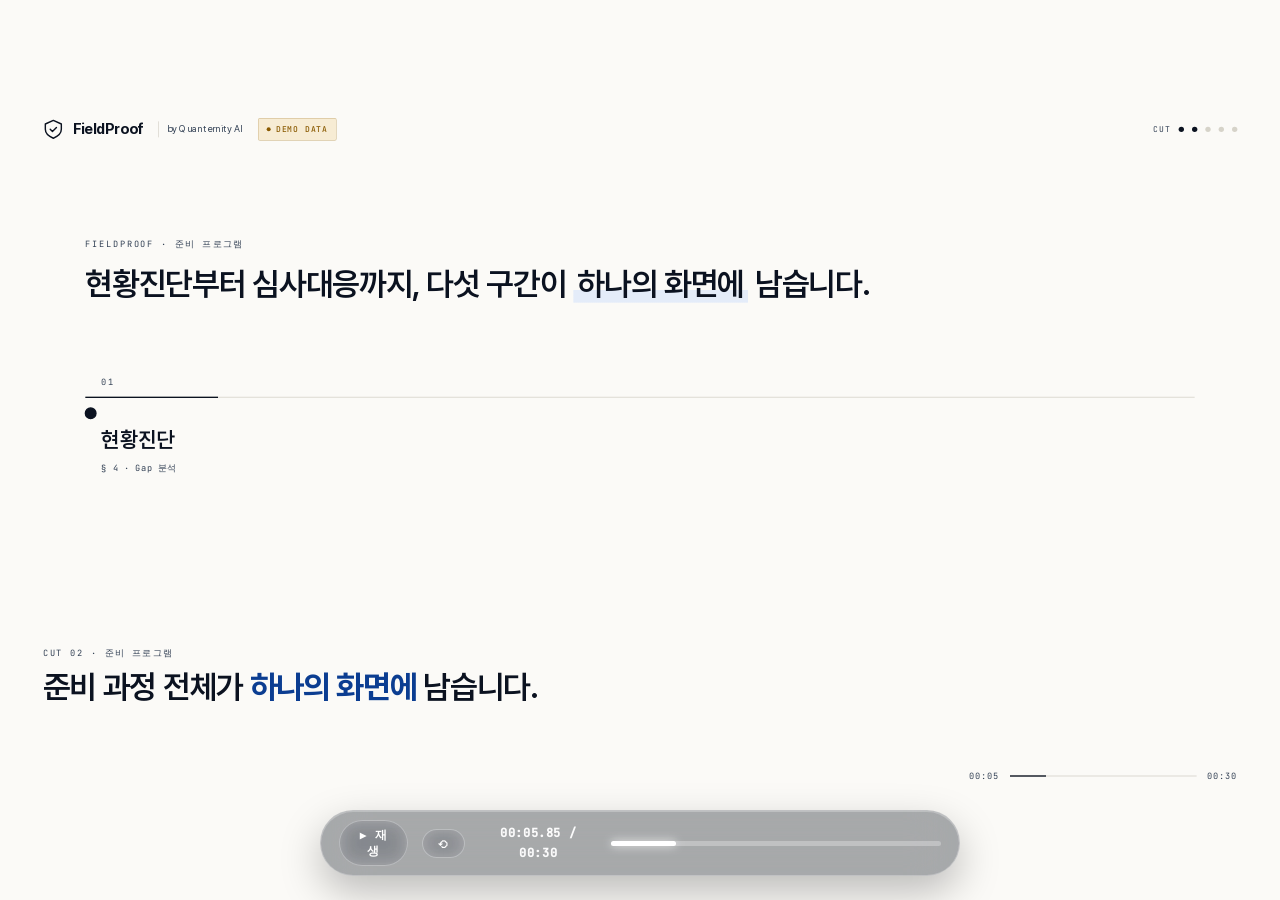
<file: fieldproof-demo/index.html>
<!doctype html>
<html lang="ko">
<head>
<meta charset="UTF-8"/>
<meta name="viewport" content="width=1920, height=1080"/>
<title>FieldProof — 30초 데모</title>
<link rel="stylesheet" href="assets/colors_and_type.css"/>
<style>
  * { box-sizing: border-box; }
  html, body {
    margin: 0; padding: 0;
    width: 100%; height: 100%;
    background: var(--gray-25);
    overflow: hidden;
    font-family: var(--font-sans);
    color: var(--ink-950);
  }

  /* ===== STAGE — 1920×1080 letterboxed ===== */
  #wrap {
    position: fixed; inset: 0;
    background: var(--gray-25);
    overflow: hidden;
  }
  #stage {
    position: absolute;
    top: 50%; left: 50%;
    width: 1920px; height: 1080px;
    transform-origin: center center;
    background: var(--gray-25);
    overflow: hidden;
  }

  /* ===== PERSISTENT HUD ===== */
  .hud {
    position: absolute;
    top: 40px; left: 64px; right: 64px;
    display: none !important;
    align-items: center; gap: 24px;
    z-index: 30;
  }
  .hud.on { display: flex !important; }
  .hud .brand {
    display: flex; align-items: center; gap: 14px;
  }
  .hud .brand svg { width: 32px; height: 32px; color: var(--ink-950); }
  .hud .brand .name {
    font-size: 22px; font-weight: 700; letter-spacing: -0.01em;
    color: var(--ink-950);
  }
  .hud .brand .by {
    font-size: 14px; color: var(--fg-3); font-weight: 400;
    padding-left: 12px; margin-left: 8px;
    border-left: 1px solid var(--border-line);
  }
  .hud .demo {
    display: inline-flex; align-items: center; gap: 8px;
    padding: 6px 12px;
    background: var(--status-warn-bg);
    color: var(--status-warn);
    border: 1px solid rgba(138, 90, 0, 0.28);
    font-family: var(--font-mono);
    font-size: 12px; font-weight: 500;
    letter-spacing: 0.14em;
    border-radius: 3px;
  }
  .hud .demo .dot {
    width: 6px; height: 6px; border-radius: 50%;
    background: var(--status-warn);
    animation: blink 1600ms infinite;
  }
  @keyframes blink { 0%,60%{opacity:1} 80%{opacity:0.25} 100%{opacity:1} }
  .hud .cuts {
    margin-left: auto;
    display: flex; align-items: center; gap: 12px;
    font-family: var(--font-mono);
    font-size: 12px;
    color: var(--fg-3);
    letter-spacing: 0.14em;
  }
  .hud .cuts .cd {
    width: 8px; height: 8px; border-radius: 50%;
    background: var(--gray-200);
    transition: background 200ms;
  }
  .hud .cuts .cd.on { background: var(--ink-950); }

  /* ===== SCENE BASE — display switch, not opacity ===== */
  .scene {
    position: absolute; inset: 0;
    display: none !important;
  }
  .scene.on { display: block !important; }

  /* ===== CAPTION (bottom bar) ===== */
  .cap {
    position: absolute;
    left: 64px; right: 64px;
    bottom: 88px;
    z-index: 25;
    pointer-events: none;
  }
  .cap[data-safe="cut3"] { left: 850px; }
  /* Cut 4: on-screen heading itself carries the message ("남은 것..."),
     so hide the caption to avoid overlap with the SOP-12 row. */
  .cap[data-safe="cut4"] { display: none; }
  .cap .eyebrow {
    font-family: var(--font-mono);
    font-size: 13px;
    color: var(--fg-3);
    letter-spacing: 0.18em;
    text-transform: uppercase;
    margin-bottom: 12px;
    min-height: 20px;
  }
  .cap .line {
    font-size: 48px;
    font-weight: 600;
    color: var(--ink-950);
    letter-spacing: -0.02em;
    line-height: 1.15;
    min-height: 56px;
  }
  .cap .line strong {
    font-weight: 700;
    color: var(--signal-700);
  }
  .cap .line + .line { margin-top: 12px; }

  /* ===== TIMER ===== */
  .timer {
    position: absolute;
    right: 64px; bottom: 40px;
    z-index: 20;
    font-family: var(--font-mono);
    font-size: 13px;
    color: var(--fg-3);
    letter-spacing: 0.08em;
    display: flex; align-items: center; gap: 16px;
  }
  .timer .bar {
    width: 280px; height: 2px; background: var(--gray-150);
    position: relative;
  }
  .timer .bar .fill {
    position: absolute; left: 0; top: 0; bottom: 0; width: 0%;
    background: var(--ink-950);
  }

  /* ===== CONTROLS (Glassmorphism & Max Transparency) ===== */
  #ctrls {
    position: fixed;
    bottom: 24px; left: 50%; transform: translateX(-50%);
    z-index: 100;
    display: flex; align-items: center; gap: 14px;
    background: rgba(11, 18, 32, 0.35);
    backdrop-filter: blur(24px) saturate(190%);
    -webkit-backdrop-filter: blur(24px) saturate(190%);
    border: 1px solid rgba(255, 255, 255, 0.28);
    box-shadow: 0 16px 40px 0 rgba(0, 0, 0, 0.25), inset 0 1px 0 0 rgba(255, 255, 255, 0.25);
    color: #FFFFFF;
    padding: 9px 18px;
    border-radius: 999px;
    font-family: var(--font-mono);
    font-size: 12px;
    transition: all 0.25s ease;
  }
  #ctrls:hover {
    background: rgba(11, 18, 32, 0.48);
    border-color: rgba(255, 255, 255, 0.45);
    box-shadow: 0 20px 48px 0 rgba(0, 0, 0, 0.35), inset 0 1px 0 0 rgba(255, 255, 255, 0.35);
  }
  #ctrls button {
    background: rgba(255, 255, 255, 0.15);
    border: 1px solid rgba(255, 255, 255, 0.3);
    backdrop-filter: blur(10px);
    -webkit-backdrop-filter: blur(10px);
    color: #FFFFFF; padding: 6px 14px; border-radius: 999px;
    font-family: inherit; font-size: 11.5px; font-weight: 600; cursor: pointer;
    letter-spacing: 0.06em;
    transition: all 0.2s ease;
  }
  #ctrls button:hover {
    background: rgba(255, 255, 255, 0.28);
    border-color: rgba(255, 255, 255, 0.6);
    transform: scale(1.02);
  }
  #ctrls .time {
    font-variant-numeric: tabular-nums;
    min-width: 105px;
    text-align: center;
    font-weight: 600;
    color: rgba(255, 255, 255, 0.95);
    letter-spacing: 0.05em;
  }
  #ctrls .scrub {
    width: 340px; height: 5px;
    background: rgba(255, 255, 255, 0.28);
    position: relative; border-radius: 3px; cursor: pointer;
    transition: height 0.15s ease;
  }
  #ctrls .scrub:hover { height: 7px; }
  #ctrls .scrub .knob {
    position: absolute; top: 0; bottom: 0; left: 0; width: 0%;
    background: #FFFFFF; border-radius: 3px;
    box-shadow: 0 0 10px rgba(255, 255, 255, 0.8);
  }

  /* ==========================================================
     CUT 1 — 견적서 3장
     ========================================================== */
  #cut1 .title-block {
    position: absolute;
    top: 200px; left: 128px;
    max-width: 900px;
  }
  #cut1 .title-block .eyebrow {
    font-family: var(--font-mono);
    font-size: 13px;
    color: var(--fg-3);
    letter-spacing: 0.18em;
    text-transform: uppercase;
    margin-bottom: 16px;
  }
  #cut1 .title-block h1 {
    font-size: 64px;
    font-weight: 600;
    color: var(--ink-950);
    letter-spacing: -0.02em;
    line-height: 1.1;
    margin: 0;
  }
  #cut1 .quotes {
    position: absolute;
    right: 96px;
    top: 200px;
    display: flex; gap: 24px;
    perspective: 1600px;
  }
  #cut1 .qc {
    width: 340px; height: 620px;
    background: var(--bg-surface);
    border: 1px solid var(--border-hair);
    box-shadow: 0 2px 4px rgba(11,18,32,0.04), 0 24px 60px rgba(11,18,32,0.10);
    padding: 32px;
    position: relative;
    transform-origin: center bottom;
    opacity: 0;
    transform: translateY(30px) rotateZ(0deg);
    transition: opacity 380ms cubic-bezier(0.2,0,0,1), transform 380ms cubic-bezier(0.2,0,0,1);
  }
  #cut1 .qc.on { opacity: 1; }
  #cut1 .qc.q1.on { transform: translateY(0) rotateZ(-3deg); }
  #cut1 .qc.q2.on { transform: translateY(-20px) rotateZ(1deg); z-index: 2; }
  #cut1 .qc.q3.on { transform: translateY(0) rotateZ(2.5deg); }
  #cut1 .qc .meta {
    font-family: var(--font-mono);
    font-size: 11px;
    color: var(--fg-3);
    letter-spacing: 0.14em;
    text-transform: uppercase;
    padding-bottom: 14px;
    border-bottom: 1px solid var(--border-hair);
    display: flex; justify-content: space-between;
  }
  #cut1 .qc .qt {
    margin-top: 24px;
    font-size: 24px;
    font-weight: 600;
    color: var(--ink-950);
    letter-spacing: -0.01em;
    line-height: 1.3;
  }
  #cut1 .qc .vd {
    margin-top: 8px;
    font-family: var(--font-mono);
    font-size: 13px;
    color: var(--fg-3);
  }
  #cut1 .qc .lines { margin-top: 28px; }
  #cut1 .qc .ln {
    display: flex; justify-content: space-between;
    padding: 10px 0;
    border-bottom: 1px dashed var(--border-hair);
    font-size: 14px;
    color: var(--fg-2);
  }
  #cut1 .qc .ln .n {
    font-family: var(--font-mono);
    font-size: 12px;
    color: var(--fg-3);
  }
  #cut1 .qc .tot {
    margin-top: 28px;
    padding-top: 20px;
    border-top: 2px solid var(--ink-950);
    display: flex; justify-content: space-between; align-items: baseline;
  }
  #cut1 .qc .tot .l {
    font-family: var(--font-mono);
    font-size: 12px; color: var(--fg-3);
    letter-spacing: 0.12em; text-transform: uppercase;
  }
  #cut1 .qc .tot .a {
    font-family: var(--font-mono);
    font-size: 26px;
    font-weight: 600;
    color: var(--ink-950);
    font-variant-numeric: tabular-nums;
  }
  #cut1 .qc .stamp {
    position: absolute;
    right: 24px; bottom: 20px;
    color: var(--gray-300);
    font-family: var(--font-mono);
    font-size: 10px;
    letter-spacing: 0.18em;
    border: 1.5px solid var(--gray-300);
    padding: 4px 10px;
    border-radius: 3px;
    transform: rotate(-8deg);
  }

  /* ==========================================================
     CUT 2 — 5구간 타임라인
     ========================================================== */
  #cut2 .c2wrap {
    padding: 220px 128px 260px;
  }
  #cut2 .c2eyebrow {
    font-family: var(--font-mono);
    font-size: 13px;
    color: var(--fg-3);
    letter-spacing: 0.18em;
    text-transform: uppercase;
    margin-bottom: 20px;
    opacity: 0;
    transition: opacity 320ms cubic-bezier(0.2,0,0,1);
  }
  #cut2 .c2eyebrow.on { opacity: 1; }
  #cut2 .c2head {
    font-size: 48px;
    font-weight: 600;
    color: var(--ink-950);
    letter-spacing: -0.02em;
    line-height: 1.2;
    max-width: 1400px;
    opacity: 0;
    transform: translateY(8px);
    transition: opacity 320ms cubic-bezier(0.2,0,0,1),
                transform 320ms cubic-bezier(0.2,0,0,1);
  }
  #cut2 .c2head.on { opacity: 1; transform: translateY(0); }
  #cut2 .c2head .kw {
    background: linear-gradient(180deg, transparent 68%, var(--signal-100) 68%);
    padding: 0 6px;
  }
  #cut2 .c2note {
    position: absolute;
    top: 220px; right: 128px;
    font-family: var(--font-mono);
    font-size: 12px;
    color: var(--fg-3);
    letter-spacing: 0.06em;
    border: 1px dashed var(--border-line);
    padding: 8px 14px;
    opacity: 0;
    transition: opacity 320ms cubic-bezier(0.2,0,0,1) 300ms;
  }
  #cut2 .c2note.on { opacity: 1; }
  #cut2 .track {
    position: relative;
    height: 2px;
    background: var(--gray-150);
    margin-top: 140px;
  }
  #cut2 .track .fill {
    position: absolute; top: 0; left: 0; bottom: 0;
    width: 0%;
    background: var(--ink-950);
    transition: width 1000ms cubic-bezier(0.2,0,0,1);
  }
  #cut2 .stepgrid {
    position: absolute;
    top: -32px; left: 0; right: 0;
    display: grid; grid-template-columns: repeat(5, 1fr);
  }
  #cut2 .stp {
    position: relative;
    padding-left: 24px;
    opacity: 0;
    transform: translateY(6px);
    transition: opacity 320ms cubic-bezier(0.2,0,0,1),
                transform 320ms cubic-bezier(0.2,0,0,1);
  }
  #cut2 .stp.on { opacity: 1; transform: translateY(0); }
  #cut2 .stp::before {
    content: '';
    position: absolute; left: 0; top: 48px;
    width: 14px; height: 14px;
    background: var(--gray-25);
    border: 2px solid var(--gray-300);
    border-radius: 50%;
    transform: translate(-1px, 0);
    transition: background 200ms, border-color 200ms;
  }
  #cut2 .stp.on::before {
    background: var(--ink-950);
    border-color: var(--ink-950);
  }
  #cut2 .stp .n {
    font-family: var(--font-mono);
    font-size: 13px;
    color: var(--fg-3);
    letter-spacing: 0.18em;
    margin-bottom: 8px;
  }
  #cut2 .stp .nm {
    font-size: 32px;
    font-weight: 600;
    color: var(--ink-950);
    letter-spacing: -0.02em;
    line-height: 1.15;
    margin-top: 56px;
  }
  #cut2 .stp .cl {
    margin-top: 14px;
    font-family: var(--font-mono);
    font-size: 13px;
    color: var(--fg-3);
    letter-spacing: 0.04em;
  }

  /* ==========================================================
     CUT 3 — 스마트폰 현장 (핵심 8초)
     ========================================================== */
  #cut3 .c3grid {
    display: grid;
    grid-template-columns: 720px 1fr;
    height: 1080px;
    align-items: center;
  }
  #cut3 .phcol {
    padding-left: 96px;
    display: flex; justify-content: center;
  }
  #cut3 .phone {
    position: relative;
    width: 440px; height: 900px;
    background: #0A0F1C;
    border-radius: 56px;
    padding: 14px;
    box-shadow:
      0 60px 120px rgba(11,18,32,0.28),
      0 12px 24px rgba(11,18,32,0.14),
      inset 0 0 0 2px #1A253E;
  }
  #cut3 .phone::after {
    content: '';
    position: absolute;
    top: 22px; left: 50%; transform: translateX(-50%);
    width: 110px; height: 30px;
    background: #0A0F1C;
    border-radius: 999px;
    z-index: 3;
  }
  #cut3 .screen {
    width: 100%; height: 100%;
    background: var(--gray-25);
    border-radius: 44px;
    overflow: hidden;
    display: flex; flex-direction: column;
    position: relative;
  }
  #cut3 .sbar {
    height: 46px; flex-shrink: 0;
    display: flex; align-items: center; justify-content: space-between;
    padding: 0 30px 0 34px;
    font-family: var(--font-mono);
    font-size: 14px;
    color: var(--ink-950);
    font-weight: 500;
    z-index: 5;
  }
  #cut3 .apptop {
    padding: 12px 20px 16px;
    border-bottom: 1px solid var(--border-hair);
    display: flex; align-items: center; gap: 10px;
    z-index: 5;
    background: var(--gray-25);
  }
  #cut3 .apptop .back { color: var(--fg-2); }
  #cut3 .apptop .tb { flex: 1; }
  #cut3 .apptop .t {
    font-size: 15px; font-weight: 600; color: var(--ink-950);
  }
  #cut3 .apptop .st {
    font-family: var(--font-mono); font-size: 11px;
    color: var(--fg-3); margin-top: 2px; letter-spacing: 0.08em;
  }
  #cut3 .photo {
    margin: 16px 20px 0;
    flex: 1 1 auto;
    min-height: 520px;
    border: 1px solid var(--border-hair);
    border-radius: 8px;
    overflow: hidden;
    position: relative;
    background: #0B1220;
  }
  /* server rack faux photo */
  #cut3 .photo::before {
    content: '';
    position: absolute; inset: 0;
    background:
      repeating-linear-gradient(
        to bottom,
        #2E3E5F 0px, #2E3E5F 24px,
        #253352 24px, #253352 26px,
        #364566 26px, #364566 28px,
        #253352 28px, #253352 50px,
        #1A253E 50px, #1A253E 52px
      );
  }
  #cut3 .photo::after {
    content: '';
    position: absolute; inset: 0;
    background:
      radial-gradient(circle at 30% 30%, rgba(15,92,94,0.4) 0, transparent 20%),
      radial-gradient(circle at 70% 20%, rgba(11,61,145,0.5) 0, transparent 15%),
      radial-gradient(circle at 25% 70%, rgba(11,61,145,0.6) 0, transparent 18%),
      radial-gradient(circle at 60% 60%, rgba(15,92,94,0.55) 0, transparent 15%),
      radial-gradient(circle at 45% 45%, rgba(23,88,204,0.5) 0, transparent 12%);
  }
  #cut3 .photo-tag {
    position: absolute;
    bottom: 14px; left: 14px;
    font-family: var(--font-mono);
    font-size: 10px;
    color: rgba(245,244,239,0.85);
    letter-spacing: 0.14em;
    padding: 4px 8px;
    background: rgba(11,18,32,0.65);
    border-radius: 2px;
    z-index: 2;
  }
  #cut3 .target {
    position: absolute;
    top: 40%; left: 40%; width: 20%; height: 20%;
    border: 2.5px solid #F5F4EF;
    border-radius: 2px;
    z-index: 2;
    opacity: 0;
    transform: scale(1.6);
    transition: opacity 200ms, transform 400ms cubic-bezier(0.2,0,0,1);
  }
  #cut3 .target.on {
    opacity: 1;
    transform: scale(1);
  }
  #cut3 .capbtn {
    position: absolute;
    bottom: 30px; left: 50%; transform: translateX(-50%);
    width: 72px; height: 72px;
    border-radius: 50%;
    background: #F5F4EF;
    border: 4px solid #F5F4EF;
    box-shadow: inset 0 0 0 4px #0A0F1C;
    z-index: 4;
    transition: transform 140ms cubic-bezier(0.2,0,0,1);
  }
  #cut3 .capbtn.press {
    transform: translateX(-50%) scale(0.88);
  }
  #cut3 .sheet {
    position: absolute;
    left: 0; right: 0; bottom: 0;
    background: var(--bg-surface);
    border-top: 1px solid var(--border-hair);
    border-radius: 24px 24px 0 0;
    padding: 24px 22px 28px;
    transform: translateY(110%);
    transition: transform 440ms cubic-bezier(0.2, 0, 0, 1);
    z-index: 6;
    box-shadow: 0 -12px 40px rgba(11,18,32,0.1);
  }
  #cut3 .sheet.on { transform: translateY(0); }
  #cut3 .sheet .grab {
    width: 44px; height: 4px; background: var(--gray-200);
    border-radius: 2px; margin: 0 auto 18px;
  }
  #cut3 .sheet .eb {
    font-family: var(--font-mono);
    font-size: 11px;
    color: var(--fg-3);
    letter-spacing: 0.14em;
    display: flex; align-items: center; gap: 8px;
    margin-bottom: 12px;
    text-transform: uppercase;
  }
  #cut3 .sheet .eb .aidot {
    width: 8px; height: 8px; border-radius: 50%;
    background: var(--signal-700);
    box-shadow: 0 0 0 4px var(--signal-100);
  }
  #cut3 .sheet .hd {
    font-size: 16px;
    color: var(--fg-2);
    line-height: 1.5;
    margin-bottom: 16px;
  }
  #cut3 .chip {
    display: flex; align-items: center; gap: 12px;
    padding: 14px 16px;
    background: var(--signal-50);
    border: 1.75px solid var(--signal-700);
    border-radius: 8px;
    transition: transform 140ms, box-shadow 140ms;
  }
  #cut3 .chip.press {
    transform: translateY(1px);
    box-shadow: inset 0 2px 0 rgba(11,61,145,0.15);
  }
  #cut3 .chip .code {
    font-family: var(--font-mono);
    font-size: 14px;
    font-weight: 600;
    color: var(--signal-700);
    padding: 5px 10px;
    background: var(--bg-surface);
    border: 1px solid var(--signal-700);
    border-radius: 3px;
  }
  #cut3 .chip .desc {
    flex: 1;
    font-size: 14px;
    color: var(--ink-950);
    font-weight: 500;
    line-height: 1.35;
  }
  #cut3 .chip .arrow {
    color: var(--signal-700);
  }
  #cut3 .cursor {
    position: absolute;
    left: 60px; top: 780px;
    width: 28px; height: 34px;
    z-index: 10;
    pointer-events: none;
    opacity: 0;
    filter: drop-shadow(0 3px 6px rgba(11,18,32,0.35));
    transition: opacity 220ms, left 700ms cubic-bezier(0.2,0,0,1), top 700ms cubic-bezier(0.2,0,0,1);
  }
  #cut3 .toast {
    position: absolute;
    left: 20px; right: 20px; bottom: 20px;
    background: var(--ink-950);
    color: var(--fg-on-ink);
    padding: 16px 18px;
    border-radius: 10px;
    display: flex; align-items: center; gap: 12px;
    transform: translateY(160%);
    transition: transform 340ms cubic-bezier(0.2,0,0,1);
    z-index: 7;
  }
  #cut3 .toast.on { transform: translateY(0); }
  #cut3 .toast .ck {
    width: 24px; height: 24px;
    background: var(--status-ok);
    border-radius: 50%;
    display: grid; place-items: center;
    color: white;
    flex-shrink: 0;
  }
  #cut3 .toast .m { font-size: 14px; font-weight: 500; }
  #cut3 .toast .s { font-size: 12px; color: rgba(236,238,243,0.6); font-family: var(--font-mono); margin-top: 3px; }

  /* Right side — audit log */
  #cut3 .logcol {
    padding: 100px 128px 100px 96px;
    align-self: stretch;
    display: flex; flex-direction: column; justify-content: center;
    border-left: 1px solid var(--border-hair);
    height: 100%;
  }
  #cut3 .logeb {
    font-family: var(--font-mono);
    font-size: 13px;
    color: var(--fg-3);
    letter-spacing: 0.18em;
    text-transform: uppercase;
    margin-bottom: 20px;
  }
  #cut3 .logtt {
    font-size: 38px;
    font-weight: 600;
    color: var(--ink-950);
    letter-spacing: -0.02em;
    line-height: 1.2;
    margin-bottom: 8px;
  }
  #cut3 .logsub {
    font-family: var(--font-mono);
    font-size: 15px;
    color: var(--fg-3);
    margin-bottom: 40px;
    letter-spacing: 0.02em;
  }
  #cut3 .logstream {
    border-top: 1px solid var(--border-hair);
  }
  #cut3 .lgr {
    display: grid;
    grid-template-columns: 100px 140px 1fr auto;
    gap: 24px;
    padding: 18px 8px;
    border-bottom: 1px solid var(--border-hair);
    font-size: 15px;
    color: var(--fg-2);
    align-items: baseline;
    opacity: 0;
    transform: translateY(6px);
    transition: opacity 320ms cubic-bezier(0.2,0,0,1),
                transform 320ms cubic-bezier(0.2,0,0,1);
  }
  #cut3 .lgr.on { opacity: 1; transform: translateY(0); }
  #cut3 .lgr.hi {
    background: var(--signal-50);
    border-left: 3px solid var(--signal-700);
    padding-left: 14px;
    margin-left: -3px;
  }
  #cut3 .lgr .tm {
    font-family: var(--font-mono);
    font-size: 13px;
    color: var(--fg-3);
  }
  #cut3 .lgr .cs {
    font-family: var(--font-mono);
    font-size: 14px;
    color: var(--ink-950);
    font-weight: 500;
  }
  #cut3 .lgr .ac { color: var(--ink-950); font-weight: 500; }
  #cut3 .lgr .ac .by { color: var(--fg-3); font-weight: 400; font-size: 13px; margin-left: 8px; }
  #cut3 .lgr .stat {
    font-family: var(--font-mono);
    font-size: 11px;
    color: var(--status-ok);
    background: var(--status-ok-bg);
    padding: 4px 10px;
    border-radius: 3px;
    letter-spacing: 0.1em;
  }

  /* ==========================================================
     CUT 4 — SOP 목록
     ========================================================== */
  #cut4 .c4wrap {
    padding: 160px 96px 200px;
  }
  #cut4 .c4head {
    display: flex; align-items: flex-end; justify-content: space-between;
    gap: 48px;
    margin-bottom: 40px;
    opacity: 0;
    transform: translateY(6px);
    transition: opacity 340ms cubic-bezier(0.2,0,0,1),
                transform 340ms cubic-bezier(0.2,0,0,1);
  }
  #cut4 .c4head.on { opacity: 1; transform: translateY(0); }
  #cut4 .c4head .eb {
    font-family: var(--font-mono);
    font-size: 13px;
    color: var(--fg-3);
    letter-spacing: 0.18em;
    text-transform: uppercase;
    margin-bottom: 14px;
  }
  #cut4 .c4head h2 {
    font-size: 44px;
    font-weight: 600;
    color: var(--ink-950);
    letter-spacing: -0.02em;
    margin: 0;
    line-height: 1.15;
  }
  #cut4 .c4head h2 .kw {
    background: linear-gradient(180deg, transparent 68%, var(--signal-100) 68%);
    padding: 0 6px;
  }
  #cut4 .stats { display: flex; gap: 40px; }
  #cut4 .stats .st {
    border-left: 1px solid var(--border-hair);
    padding-left: 28px;
  }
  #cut4 .stats .n {
    font-family: var(--font-mono);
    font-size: 48px; font-weight: 500;
    color: var(--ink-950);
    font-variant-numeric: tabular-nums;
    letter-spacing: -0.02em;
    line-height: 1;
  }
  #cut4 .stats .n .of { color: var(--fg-3); font-size: 26px; }
  #cut4 .stats .lbl {
    font-family: var(--font-mono);
    font-size: 12px;
    color: var(--fg-3);
    letter-spacing: 0.14em;
    text-transform: uppercase;
    margin-top: 12px;
  }
  #cut4 .tblwrap {
    position: relative;
    border: 1px solid var(--border-hair);
    background: var(--bg-surface);
    opacity: 0;
    transform: translateY(8px);
    transition: opacity 380ms cubic-bezier(0.2,0,0,1) 100ms,
                transform 380ms cubic-bezier(0.2,0,0,1) 100ms;
  }
  #cut4 .tblwrap.on { opacity: 1; transform: translateY(0); }
  #cut4 table {
    width: 100%;
    border-collapse: collapse;
  }
  #cut4 thead th {
    text-align: left;
    padding: 16px 24px;
    border-bottom: 1px solid var(--border-line);
    font-family: var(--font-mono);
    font-size: 12px;
    color: var(--fg-3);
    letter-spacing: 0.14em;
    text-transform: uppercase;
    font-weight: 500;
    background: var(--gray-50);
  }
  #cut4 tbody td {
    padding: 16px 24px;
    border-bottom: 1px solid var(--border-hair);
    font-size: 15px;
    color: var(--fg-2);
    vertical-align: middle;
  }
  #cut4 tbody tr:last-child td { border-bottom: 0; }
  #cut4 tbody tr.pd { background: var(--status-warn-bg); }
  #cut4 .did {
    font-family: var(--font-mono);
    font-size: 13px;
    color: var(--ink-950);
    font-weight: 500;
  }
  #cut4 .cls {
    font-family: var(--font-mono);
    font-size: 12px;
    color: var(--fg-3);
  }
  #cut4 .dtl {
    font-size: 15px;
    color: var(--ink-950);
    font-weight: 500;
  }
  #cut4 .own { font-size: 14px; color: var(--fg-2); }
  #cut4 .own .rl { color: var(--fg-3); font-size: 12px; display: block; margin-top: 2px; }
  #cut4 .rev {
    font-family: var(--font-mono);
    font-size: 12px;
    color: var(--fg-3);
  }
  #cut4 .badge {
    display: inline-flex; align-items: center; gap: 6px;
    padding: 4px 10px;
    border-radius: 999px;
    font-size: 12px;
    font-weight: 500;
    white-space: nowrap;
  }
  #cut4 .badge.ac { background: var(--status-ok-bg); color: var(--status-ok); }
  #cut4 .badge.pn {
    background: var(--bg-surface);
    color: var(--status-warn);
    border: 1px solid rgba(138, 90, 0, 0.36);
  }
  #cut4 .badge .dt { width: 6px; height: 6px; border-radius: 50%; background: currentColor; }
  #cut4 .hlbox {
    position: absolute;
    left: -3px; right: -3px;
    top: 200px; height: 340px;
    border: 3px solid var(--signal-700);
    pointer-events: none;
    opacity: 0;
    transition: opacity 300ms cubic-bezier(0.2,0,0,1);
  }
  #cut4 .hlbox.on { opacity: 1; }
  #cut4 .hlbox .tag {
    position: absolute;
    right: -3px; top: -36px;
    background: var(--signal-700);
    color: white;
    font-family: var(--font-mono);
    font-size: 12px;
    padding: 6px 12px;
    letter-spacing: 0.1em;
  }

  /* ==========================================================
     CUT 5 — 인증 개요 D-85
     ========================================================== */
  #cut5 .c5grid {
    padding: 160px 96px 220px;
    display: grid;
    grid-template-columns: 1fr 1fr;
    gap: 64px;
    height: 100%;
  }
  #cut5 .cert {
    border: 1px solid var(--border-hair);
    background: var(--bg-surface);
    padding: 48px 44px 40px;
    opacity: 0;
    transform: translateY(8px);
    transition: opacity 380ms cubic-bezier(0.2,0,0,1),
                transform 380ms cubic-bezier(0.2,0,0,1);
  }
  #cut5 .cert.on { opacity: 1; transform: translateY(0); }
  #cut5 .cert .eb {
    font-family: var(--font-mono);
    font-size: 13px;
    color: var(--fg-3);
    letter-spacing: 0.18em;
    text-transform: uppercase;
    margin-bottom: 18px;
  }
  #cut5 .cert h3 {
    font-size: 32px;
    font-weight: 600;
    color: var(--ink-950);
    letter-spacing: -0.015em;
    margin: 0;
    line-height: 1.25;
  }
  #cut5 .cert .status {
    margin-top: 24px;
    display: flex; align-items: center; gap: 14px;
  }
  #cut5 .cert .pill {
    display: inline-flex; align-items: center; gap: 8px;
    padding: 6px 14px;
    background: var(--status-ok-bg);
    color: var(--status-ok);
    font-size: 13px;
    font-weight: 500;
    border-radius: 999px;
  }
  #cut5 .cert .pill .d { width: 8px; height: 8px; border-radius: 50%; background: var(--status-ok); }
  #cut5 .cert .base {
    font-family: var(--font-mono);
    font-size: 13px;
    color: var(--fg-3);
  }
  #cut5 .cert .grid {
    margin-top: 40px;
    display: grid;
    grid-template-columns: 1fr 1fr;
    border-top: 1px solid var(--border-hair);
  }
  #cut5 .cert .cell {
    padding: 22px 0;
    border-bottom: 1px solid var(--border-hair);
  }
  #cut5 .cert .cell:nth-child(odd) {
    padding-right: 28px;
    border-right: 1px solid var(--border-hair);
  }
  #cut5 .cert .cell:nth-child(even) { padding-left: 28px; }
  #cut5 .cert .cell .l {
    font-family: var(--font-mono);
    font-size: 12px;
    color: var(--fg-3);
    letter-spacing: 0.14em;
    text-transform: uppercase;
  }
  #cut5 .cert .cell .v {
    font-family: var(--font-mono);
    font-size: 20px;
    color: var(--ink-950);
    font-weight: 500;
    margin-top: 10px;
    font-variant-numeric: tabular-nums;
  }
  #cut5 .dday {
    border: 1px solid var(--ink-950);
    background: var(--ink-950);
    color: var(--fg-on-ink);
    padding: 48px 44px 40px;
    position: relative;
    overflow: hidden;
    opacity: 0;
    transform: translateY(8px);
    transition: opacity 380ms cubic-bezier(0.2,0,0,1) 120ms,
                transform 380ms cubic-bezier(0.2,0,0,1) 120ms;
  }
  #cut5 .dday.on { opacity: 1; transform: translateY(0); }
  #cut5 .dday::before {
    content: '';
    position: absolute; inset: 0;
    background-image:
      linear-gradient(to right, rgba(245,244,239,0.04) 1px, transparent 1px),
      linear-gradient(to bottom, rgba(245,244,239,0.04) 1px, transparent 1px);
    background-size: 8px 8px;
    pointer-events: none;
  }
  #cut5 .dday .eb {
    font-family: var(--font-mono);
    font-size: 13px;
    color: rgba(236,238,243,0.55);
    letter-spacing: 0.18em;
    text-transform: uppercase;
    margin-bottom: 18px;
    position: relative;
  }
  #cut5 .dday h3 {
    font-size: 26px;
    font-weight: 500;
    color: var(--fg-on-ink);
    margin: 0;
    position: relative;
    line-height: 1.3;
  }
  #cut5 .dday .count {
    margin-top: 32px;
    display: flex; align-items: baseline; gap: 12px;
    position: relative;
  }
  #cut5 .dday .count .dm {
    font-size: 52px;
    color: rgba(236,238,243,0.55);
    font-weight: 300;
  }
  #cut5 .dday .count .n {
    font-family: var(--font-mono);
    font-size: 160px;
    font-weight: 400;
    color: var(--fg-on-ink);
    line-height: 1;
    letter-spacing: -0.04em;
    font-variant-numeric: tabular-nums;
    min-width: 300px;
    display: inline-block;
  }
  #cut5 .dday .count .u {
    font-size: 22px;
    color: rgba(236,238,243,0.55);
    letter-spacing: 0.06em;
  }
  #cut5 .dday .sub {
    margin-top: 18px;
    font-family: var(--font-mono);
    font-size: 14px;
    color: rgba(236,238,243,0.75);
    letter-spacing: 0.06em;
    position: relative;
  }
  #cut5 .dday .difs {
    margin-top: 40px;
    border-top: 1px solid rgba(236,238,243,0.16);
    padding-top: 22px;
    position: relative;
  }
  #cut5 .dday .difs .l {
    font-family: var(--font-mono);
    font-size: 12px;
    color: rgba(236,238,243,0.5);
    letter-spacing: 0.14em;
    text-transform: uppercase;
    margin-bottom: 16px;
  }
  #cut5 .dday .df {
    display: grid;
    grid-template-columns: 28px 1fr auto;
    gap: 14px;
    padding: 10px 0;
    align-items: baseline;
    font-size: 14px;
    color: rgba(236,238,243,0.9);
    border-bottom: 1px solid rgba(236,238,243,0.08);
  }
  #cut5 .dday .df:last-child { border-bottom: 0; }
  #cut5 .dday .df .idx {
    font-family: var(--font-mono);
    font-size: 12px;
    color: rgba(236,238,243,0.5);
  }
  #cut5 .dday .df .sv {
    font-family: var(--font-mono);
    font-size: 11px;
    padding: 3px 8px;
    border-radius: 2px;
    letter-spacing: 0.1em;
    text-transform: uppercase;
  }
  #cut5 .dday .df .sv.h { background: rgba(224,133,133,0.16); color: #E08585; }
  #cut5 .dday .df .sv.m { background: rgba(224,176,96,0.16); color: #E0B060; }
  #cut5 .dday .df .sv.l { background: rgba(111,191,149,0.16); color: #6FBF95; }

  /* ==========================================================
     ENDCARD
     ========================================================== */
  #endc {
    background: var(--gray-25);
    color: var(--ink-950);
    padding: 120px 128px;
    display: flex; flex-direction: column; justify-content: center;
    position: absolute; inset: 0;
  }
  #endc::before {
    content: '';
    position: absolute; inset: 0;
    background-image:
      linear-gradient(to right, rgba(11,18,32,0.03) 1px, transparent 1px),
      linear-gradient(to bottom, rgba(11,18,32,0.03) 1px, transparent 1px);
    background-size: 8px 8px;
    pointer-events: none;
  }
  #endc .wm {
    display: flex; align-items: center; gap: 24px;
    margin-bottom: 36px;
    position: relative;
    opacity: 0;
    transform: translateY(8px);
    transition: opacity 420ms cubic-bezier(0.2,0,0,1),
                transform 420ms cubic-bezier(0.2,0,0,1);
  }
  #endc.on .wm { opacity: 1; transform: translateY(0); }
  #endc .wm svg { width: 72px; height: 72px; color: #0B1220; }
  #endc .wm .nm {
    font-size: 96px;
    font-weight: 700;
    letter-spacing: -0.035em;
    line-height: 1;
    color: #0B1220;
  }
  #endc .tag {
    font-size: 34px;
    font-weight: 600;
    color: #0B1220;
    letter-spacing: -0.015em;
    line-height: 1.45;
    margin-bottom: 64px;
    max-width: 1200px;
    position: relative;
    opacity: 0;
    transform: translateY(8px);
    transition: opacity 420ms cubic-bezier(0.2,0,0,1) 120ms,
                transform 420ms cubic-bezier(0.2,0,0,1) 120ms;
  }
  #endc.on .tag { opacity: 1; transform: translateY(0); }
  #endc .meta {
    display: grid;
    grid-template-columns: 1fr 1fr 1fr;
    gap: 56px;
    border-top: 1px solid rgba(11, 18, 32, 0.16);
    padding-top: 36px;
    max-width: 1500px;
    position: relative;
    opacity: 0;
    transform: translateY(8px);
    transition: opacity 420ms cubic-bezier(0.2,0,0,1) 240ms,
                transform 420ms cubic-bezier(0.2,0,0,1) 240ms;
  }
  #endc.on .meta { opacity: 1; transform: translateY(0); }
  #endc .meta .l {
    font-family: var(--font-mono);
    font-size: 13px;
    font-weight: 700;
    color: #253352;
    letter-spacing: 0.16em;
    text-transform: uppercase;
    margin-bottom: 14px;
  }
  #endc .meta .v {
    font-family: var(--font-mono);
    font-size: 20px;
    font-weight: 600;
    color: #0B1220;
    line-height: 1.55;
  }
  #endc .meta .v.big {
    font-family: var(--font-sans);
    font-size: 26px;
    font-weight: 700;
    color: #0B1220;
  }
  #endc .meta .sm {
    display: block;
    font-family: var(--font-mono);
    font-size: 14px;
    font-weight: 600;
    color: #253352;
    letter-spacing: 0.06em;
    margin-top: 4px;
  }
</style>
</head>
<body>

<div id="wrap">
  <div id="stage">

    <!-- HUD -->
    <div class="hud" id="hud">
      <div class="brand">
        <svg viewBox="0 0 24 24" fill="none" stroke="currentColor" stroke-width="1.6" stroke-linecap="round" stroke-linejoin="round">
          <path d="M12 2L3 6v6c0 5 4 8 9 10 5-2 9-5 9-10V6l-9-4z"/>
          <path d="M8.5 12l2.5 2.5L15.5 10"/>
        </svg>
        <span class="name">FieldProof</span>
        <span class="by">by Quanternity AI</span>
      </div>
      <div class="demo"><span class="dot"></span>DEMO DATA</div>
      <div class="cuts">
        <span>CUT</span>
        <span class="cd" data-cut="1"></span>
        <span class="cd" data-cut="2"></span>
        <span class="cd" data-cut="3"></span>
        <span class="cd" data-cut="4"></span>
        <span class="cd" data-cut="5"></span>
      </div>
    </div>

    <!-- ============ CUT 1 : 견적서 3장 ============ -->
    <div class="scene" id="cut1">
      <div class="title-block">
        <div class="eyebrow">§ 문제 인식</div>
        <h1>이 업체들, 뭐가 다르죠?</h1>
      </div>
      <div class="quotes">
        <div class="qc q1">
          <div class="meta"><span>QUOTATION</span><span>Q-2026-041</span></div>
          <div class="qt">ISO/IEC 42001<br/>인증 컨설팅</div>
          <div class="vd">A 컨설팅 그룹</div>
          <div class="lines">
            <div class="ln"><span>현황 진단</span><span class="n">₩ 8,400,000</span></div>
            <div class="ln"><span>문서 체계</span><span class="n">₩12,000,000</span></div>
            <div class="ln"><span>운영·증적</span><span class="n">₩ 9,600,000</span></div>
            <div class="ln"><span>내부심사</span><span class="n">₩ 6,400,000</span></div>
            <div class="ln"><span>심사 대응</span><span class="n">₩ 5,600,000</span></div>
          </div>
          <div class="tot"><span class="l">합계</span><span class="a">42,000,000</span></div>
          <div class="stamp">SUBMITTED</div>
        </div>
        <div class="qc q2">
          <div class="meta"><span>QUOTATION</span><span>Q-2026-062</span></div>
          <div class="qt">AI 경영시스템<br/>구축 컨설팅</div>
          <div class="vd">B 어드바이저리</div>
          <div class="lines">
            <div class="ln"><span>현황 진단</span><span class="n">₩ 9,000,000</span></div>
            <div class="ln"><span>문서화·SoA</span><span class="n">₩11,000,000</span></div>
            <div class="ln"><span>운영 지원</span><span class="n">₩10,000,000</span></div>
            <div class="ln"><span>내부심사</span><span class="n">₩ 7,000,000</span></div>
            <div class="ln"><span>심사 대응</span><span class="n">₩ 6,000,000</span></div>
          </div>
          <div class="tot"><span class="l">합계</span><span class="a">43,000,000</span></div>
          <div class="stamp">SUBMITTED</div>
        </div>
        <div class="qc q3">
          <div class="meta"><span>QUOTATION</span><span>Q-2026-088</span></div>
          <div class="qt">ISO 42001<br/>인증 대응 프로젝트</div>
          <div class="vd">C 파트너스</div>
          <div class="lines">
            <div class="ln"><span>Gap·리스크</span><span class="n">₩ 8,800,000</span></div>
            <div class="ln"><span>절차서 12종</span><span class="n">₩12,500,000</span></div>
            <div class="ln"><span>증적·운영</span><span class="n">₩ 9,200,000</span></div>
            <div class="ln"><span>내부심사</span><span class="n">₩ 6,000,000</span></div>
            <div class="ln"><span>심사 대응</span><span class="n">₩ 5,500,000</span></div>
          </div>
          <div class="tot"><span class="l">합계</span><span class="a">42,000,000</span></div>
          <div class="stamp">SUBMITTED</div>
        </div>
      </div>
    </div>

    <!-- ============ CUT 2 : 5구간 타임라인 ============ -->
    <div class="scene" id="cut2">
      <div class="c2wrap">
        <div class="c2eyebrow" id="c2eb">FIELDPROOF · 준비 프로그램</div>
        <div class="c2note" id="c2note">날짜·주차 표기 없음 · 인증 취득을 보장하지 않습니다</div>
        <div class="c2head" id="c2head">현황진단부터 심사대응까지, 다섯 구간이 <span class="kw">하나의 화면에</span> 남습니다.</div>
        <div class="track">
          <div class="fill" id="c2fill"></div>
          <div class="stepgrid">
            <div class="stp" data-i="0">
              <div class="n">01</div>
              <div class="nm">현황진단</div>
              <div class="cl">§ 4 · Gap 분석</div>
            </div>
            <div class="stp" data-i="1">
              <div class="n">02</div>
              <div class="nm">문서체계</div>
              <div class="cl">§ 5–7 · 절차서 12종</div>
            </div>
            <div class="stp" data-i="2">
              <div class="n">03</div>
              <div class="nm">운영·증적</div>
              <div class="cl">§ 8 · A.6–A.10</div>
            </div>
            <div class="stp" data-i="3">
              <div class="n">04</div>
              <div class="nm">내부심사</div>
              <div class="cl">§ 9.1–9.2</div>
            </div>
            <div class="stp" data-i="4">
              <div class="n">05</div>
              <div class="nm">심사대응</div>
              <div class="cl">§ 9.3 · § 10</div>
            </div>
          </div>
        </div>
      </div>
    </div>

    <!-- ============ CUT 3 : 스마트폰 현장 ============ -->
    <div class="scene" id="cut3">
      <div class="c3grid">
        <div class="phcol">
          <div class="phone">
            <div class="screen">
              <div class="sbar">
                <span>09:41</span>
                <span style="display:flex;gap:6px;align-items:center;">
                  <svg width="18" height="12" viewBox="0 0 18 12" fill="currentColor"><rect x="0" y="8" width="2.5" height="4"/><rect x="4.5" y="5" width="2.5" height="7"/><rect x="9" y="2" width="2.5" height="10"/><rect x="13.5" y="0" width="2.5" height="12" opacity="0.35"/></svg>
                  <span style="font-size:12px;">88%</span>
                </span>
              </div>
              <div class="apptop">
                <div class="back">
                  <svg width="22" height="22" viewBox="0 0 24 24" fill="none" stroke="currentColor" stroke-width="1.75" stroke-linecap="round" stroke-linejoin="round"><path d="M19 12H5M12 19l-7-7 7-7"/></svg>
                </div>
                <div class="tb">
                  <div class="t">현장 증적 · 서버룸 A동</div>
                  <div class="st">SYS-01 · CARDIOVISION AI</div>
                </div>
              </div>
              <div class="photo">
                <div class="target" id="c3tg"></div>
                <div class="photo-tag">2026-08-14 · 09:41 · 37.5236°N 127.0455°E</div>
              </div>
              <div class="capbtn" id="c3cap"></div>
              <div class="sheet" id="c3sh">
                <div class="grab"></div>
                <div class="eb"><span class="aidot"></span>FIELDPROOF · AI 제안 · 담당자 확정 필요</div>
                <div class="hd">사진·위치·시간 기반으로 다음 조항이 매핑됩니다.</div>
                <div class="chip" id="c3ch">
                  <span class="code">A.6.2.4</span>
                  <span class="desc">AI 시스템 검증 · 물리적 환경 통제</span>
                  <svg class="arrow" width="20" height="20" viewBox="0 0 24 24" fill="none" stroke="currentColor" stroke-width="2" stroke-linecap="round" stroke-linejoin="round"><path d="M5 12h14M12 5l7 7-7 7"/></svg>
                </div>
              </div>
              <div class="toast" id="c3ts">
                <div class="ck">
                  <svg width="14" height="14" viewBox="0 0 24 24" fill="none" stroke="currentColor" stroke-width="3" stroke-linecap="round" stroke-linejoin="round"><path d="M20 6L9 17l-5-5"/></svg>
                </div>
                <div>
                  <div class="m">A.6.2.4 조항에 증적이 확정되었습니다.</div>
                  <div class="s">EVID-2026-0814-A · 감사로그 기록됨</div>
                </div>
              </div>
              <svg class="cursor" id="c3cur" viewBox="0 0 24 30" fill="none">
                <path d="M2 2 L2 22 L8 17 L12 27 L15 25 L11 15 L20 15 Z"
                  fill="#F5F4EF" stroke="#0B1220" stroke-width="1.6" stroke-linejoin="round"/>
              </svg>
            </div>
          </div>
        </div>
        <div class="logcol">
          <div class="logeb">AUDIT LOG · 감사로그 · TENANT NORTHGATE</div>
          <div class="logtt">모든 확정은 이 원장에<br/>기록됩니다.</div>
          <div class="logsub">EVID → SOP → Baseline Diff</div>
          <div class="logstream">
            <div class="lgr" data-r="0">
              <span class="tm">09:38</span>
              <span class="cs">A.8.29</span>
              <span class="ac">보안 로깅 정책 검토<span class="by">· 배승우 정보보호팀장</span></span>
              <span class="stat">확정</span>
            </div>
            <div class="lgr" data-r="1">
              <span class="tm">09:40</span>
              <span class="cs">A.7.4</span>
              <span class="ac">학습데이터 출처 갱신<span class="by">· 문세영 AI품질담당</span></span>
              <span class="stat">확정</span>
            </div>
            <div class="lgr hi" data-r="2">
              <span class="tm">09:41</span>
              <span class="cs">A.6.2.4</span>
              <span class="ac">AI 시스템 검증 · 물리 환경<span class="by">· 강민석 CISO 승인</span></span>
              <span class="stat">확정</span>
            </div>
          </div>
        </div>
      </div>
    </div>

    <!-- ============ CUT 4 : SOP 목록 ============ -->
    <div class="scene" id="cut4">
      <div class="c4wrap">
        <div class="c4head" id="c4head">
          <div class="ts">
            <div class="eb">§ 문서체계 · 12대 절차서</div>
            <h2><span class="kw">남은 것</span>과, 그것을 맡을 사람이 매일 보입니다.</h2>
          </div>
          <div class="stats">
            <div class="st">
              <div class="n">8<span class="of"> / 12</span></div>
              <div class="lbl">운영중 · Active</div>
            </div>
            <div class="st">
              <div class="n">4</div>
              <div class="lbl">미운영 · Pending</div>
            </div>
            <div class="st">
              <div class="n">66.7<span class="of">%</span></div>
              <div class="lbl">운영률</div>
            </div>
          </div>
        </div>
        <div class="tblwrap" id="c4tbl">
          <table>
            <thead>
              <tr>
                <th style="width:80px;">문서</th>
                <th style="width:200px;">조항</th>
                <th>제목</th>
                <th style="width:240px;">담당자</th>
                <th style="width:180px;">최근 개정</th>
                <th style="width:140px;">상태</th>
              </tr>
            </thead>
            <tbody>
              <tr>
                <td class="did">SOP-06</td>
                <td class="cls">7.2 · 7.3 · 7.4 · 7.5</td>
                <td class="dtl">역량·의사소통·문서관리 절차서</td>
                <td class="own">오하린<span class="rl">인사·운영담당</span></td>
                <td class="rev">Rev. 1.0 · 2026-07-20</td>
                <td><span class="badge ac"><span class="dt"></span>운영중</span></td>
              </tr>
              <tr>
                <td class="did">SOP-07</td>
                <td class="cls">8.2 · A.6.2</td>
                <td class="dtl">AI 시스템 수명주기 관리 절차서</td>
                <td class="own">유태경<span class="rl">기술이사</span></td>
                <td class="rev">Rev. 1.1 · 2026-07-15</td>
                <td><span class="badge ac"><span class="dt"></span>운영중</span></td>
              </tr>
              <tr>
                <td class="did">SOP-08</td>
                <td class="cls">A.7 · A.7.2 · A.7.4</td>
                <td class="dtl">AI 학습데이터 품질·출처 관리 절차서</td>
                <td class="own">문세영<span class="rl">AI품질담당</span></td>
                <td class="rev">Rev. 1.0 · 2026-07-08</td>
                <td><span class="badge ac"><span class="dt"></span>운영중</span></td>
              </tr>
              <tr class="pd">
                <td class="did">SOP-09</td>
                <td class="cls">A.10 · A.10.2 · A.10.3</td>
                <td class="dtl">제3자·공급자 AI 관리 절차서</td>
                <td class="own">노가영<span class="rl">구매·외주관리담당</span></td>
                <td class="rev">미등록 · 초안 배정 필요</td>
                <td><span class="badge pn"><span class="dt"></span>미운영</span></td>
              </tr>
              <tr class="pd">
                <td class="did">SOP-10</td>
                <td class="cls">9.1 · 9.2</td>
                <td class="dtl">성과 모니터링·내부심사 절차서</td>
                <td class="own">임도현<span class="rl">내부심사 담당</span></td>
                <td class="rev">미등록 · 초안 배정 필요</td>
                <td><span class="badge pn"><span class="dt"></span>미운영</span></td>
              </tr>
              <tr class="pd">
                <td class="did">SOP-11</td>
                <td class="cls">9.3</td>
                <td class="dtl">경영검토 절차서</td>
                <td class="own">강민석<span class="rl">CISO</span></td>
                <td class="rev">미등록 · 초안 배정 필요</td>
                <td><span class="badge pn"><span class="dt"></span>미운영</span></td>
              </tr>
              <tr class="pd">
                <td class="did">SOP-12</td>
                <td class="cls">10.1 · 10.2 · A.10.4</td>
                <td class="dtl">부적합·시정조치 및 지속적 개선 절차서</td>
                <td class="own">배승우<span class="rl">정보보호팀장</span></td>
                <td class="rev">미등록 · 초안 배정 필요</td>
                <td><span class="badge pn"><span class="dt"></span>미운영</span></td>
              </tr>
            </tbody>
          </table>
          <div class="hlbox" id="c4hl"><div class="tag"></div></div>
        </div>
      </div>
    </div>

    <!-- ============ CUT 5 : 인증 개요 D-85 ============ -->
    <div class="scene" id="cut5">
      <div class="c5grid">
        <div class="cert" id="c5cert">
          <div class="eb">CERTIFICATE · 인증서 발행 완료</div>
          <h3>노스게이트 AI 시스템즈<br/>ISO/IEC 42001</h3>
          <div class="status">
            <span class="pill"><span class="d"></span>유효 · Handover Complete</span>
            <span class="base">인정 인증기관 발행</span>
          </div>
          <div class="grid">
            <div class="cell"><div class="l">Baseline</div><div class="v">2026-05-02</div></div>
            <div class="cell"><div class="l">Cert. Expiry</div><div class="v">2029-05-01</div></div>
            <div class="cell"><div class="l">AI 시스템</div><div class="v">3 systems</div></div>
            <div class="cell"><div class="l">Scheme</div><div class="v">ISO/IEC 42001</div></div>
          </div>
        </div>
        <div class="dday" id="c5dd">
          <div class="eb">SURVEILLANCE · 정기심사까지</div>
          <h3>인증서를 받은 다음날부터<br/>다시 시작됩니다.</h3>
          <div class="count">
            <span class="dm">D −</span>
            <span class="n" id="c5n">0</span>
          </div>
          <div class="sub">Next Surveillance · 2026-11-14</div>
          <div class="difs">
            <div class="l">Baseline Diff · 3건</div>
            <div class="df">
              <span class="idx">#02</span>
              <span class="ti">AI 위험평가 임계점수 변경 · A.9.5.1</span>
              <span class="sv h">HIGH</span>
            </div>
            <div class="df">
              <span class="idx">#01</span>
              <span class="ti">보안 로깅 정책 v2.0 제정 · A.8.29</span>
              <span class="sv m">MED</span>
            </div>
            <div class="df">
              <span class="idx">#00</span>
              <span class="ti">Handover DB 무결성 검증 · 1,284건</span>
              <span class="sv l">OK</span>
            </div>
          </div>
        </div>
      </div>
    </div>

    <!-- ============ ENDCARD ============ -->
    <div class="scene" id="endc">
      <div class="wm">
        <svg viewBox="0 0 24 24" fill="none" stroke="currentColor" stroke-width="1.5" stroke-linecap="round" stroke-linejoin="round">
          <path d="M12 2L3 6v6c0 5 4 8 9 10 5-2 9-5 9-10V6l-9-4z"/>
          <path d="M8.5 12l2.5 2.5L15.5 10"/>
        </svg>
        <span class="nm">FieldProof</span>
      </div>
      <div class="tag" style="font-size: 38px;">ISO 42001·27001 통제 항목과 조직관련 업무 산출물을 실시간 연결하는 증적 관리 플랫폼</div>
      <div class="meta">
        <div class="col">
          <div class="l">Standards</div>
          <div class="v">ISO/IEC 42001<br/>ISO/IEC 27001<br/>ISO 13485</div>
        </div>
        <div class="col">
          <div class="l">By</div>
          <div class="v big">Quanternity AI<span class="sm">AI거버넌스-운영체계</span></div>
        </div>
        <div class="col">
          <div class="l">Contact</div>
          <div class="v">quanternity.kr<span class="sm"><a href="mailto:contact@quanternity.kr" style="color: inherit; text-decoration: none;">contact@quanternity.kr</a></span></div>
        </div>
      </div>
    </div>

    <!-- Caption -->
    <div class="cap" id="cap">
      <div class="eyebrow" id="capeb"></div>
      <div class="line" id="capa"></div>
      <div class="line" id="capb"></div>
    </div>

    <!-- Timer -->
    <div class="timer" id="tmr">
      <span id="tcur">00:00</span>
      <div class="bar"><div class="fill" id="tfill"></div></div>
      <span>00:30</span>
    </div>
  </div>
</div>

<!-- Controls -->
<div id="ctrls">
  <button id="bplay">▶ 재생</button>
  <button id="brst">⟲</button>
  <span class="time"><span id="ctime">00:00</span> / 00:30</span>
  <div class="scrub" id="scrub"><div class="knob" id="sknob"></div></div>
</div>

<script>
(function(){
  const TOTAL = 30.0;

  // ---- fit stage to viewport ----
  function fitStage() {
    const wrap = document.getElementById('wrap');
    const stage = document.getElementById('stage');
    const w = wrap.clientWidth || window.innerWidth;
    const h = wrap.clientHeight || window.innerHeight;
    const s = Math.min(w / 1920, h / 1080);
    stage.style.transform = `translate(-50%, -50%) scale(${s})`;
  }
  window.addEventListener('resize', fitStage);
  fitStage();
  // Second fit after fonts/layout settle
  setTimeout(fitStage, 100);
  setTimeout(fitStage, 500);

  const $ = s => document.querySelector(s);
  const $$ = s => Array.from(document.querySelectorAll(s));

  const SCENES = ['cut1','cut2','cut3','cut4','cut5','endc'];

  // Caption timeline
  const CAPS = [
    { at: 0.4,  eb: 'CUT 01 · 문제 인식',           a: '이 업체들, 뭐가 다르죠?' },
    { at: 5.2,  eb: 'CUT 02 · 준비 프로그램',       a: '준비 과정 전체가 <strong>하나의 화면에</strong> 남습니다.' },
    { at: 10.2, eb: 'CUT 03 · 현장에서',            a: '심사에 필요한 증적,', b: '<strong>현장에서 끝냅니다.</strong>' },
    { at: 14.4, eb: 'CUT 03 · 현장에서',            a: 'AI는 제안하고,', b: '<strong>승인은 담당자가 합니다.</strong>' },
    { at: 18.3, eb: 'CUT 04 · 문서체계',            a: '<strong>남은 것만</strong> 보입니다.' },
    { at: 24.2, eb: 'CUT 05 · 정기심사',            a: '인증을 받은 다음날부터', b: '<strong>여기서부터 관리됩니다.</strong>' },
    { at: 28.2, eb: null, a: null, b: null },
  ];

  function showScene(id) {
    SCENES.forEach(s => {
      document.getElementById(s).classList.toggle('on', s === id);
    });
    const map = { cut1:1, cut2:2, cut3:3, cut4:4, cut5:5, endc:5 };
    $$('.cd').forEach(d => d.classList.toggle('on', +d.dataset.cut <= (map[id] || 0)));
    // HUD: hide on cut1 (title moment) & endcard
    $('#hud').classList.toggle('on', id !== 'cut1' && id !== 'endc');
    // Caption safe area
    const cap = $('#cap');
    if (id === 'cut3' || id === 'cut4') cap.setAttribute('data-safe', id);
    else cap.removeAttribute('data-safe');
    // Hide timer on endcard
    $('#tmr').style.opacity = (id === 'endc') ? '0' : '1';
    // Hide caption entirely on endcard
    cap.style.opacity = (id === 'endc') ? '0' : '1';
  }

  function updateCaption(t) {
    let cur = null;
    for (const c of CAPS) if (t >= c.at) cur = c;
    const eb = $('#capeb'), a = $('#capa'), b = $('#capb');
    if (!cur || !cur.a) {
      eb.textContent = '';
      a.innerHTML = ''; b.innerHTML = '';
      return;
    }
    eb.textContent = cur.eb || '';
    if (a.innerHTML !== (cur.a || '')) a.innerHTML = cur.a || '';
    if (b.innerHTML !== (cur.b || '')) b.innerHTML = cur.b || '';
  }

  // -------- Per-cut anims (idempotent, scrub-safe) --------
  function animCut1(t) {
    // 0.3s → q1, 0.9s → q2, 1.5s → q3
    const q1 = document.querySelector('#cut1 .q1');
    const q2 = document.querySelector('#cut1 .q2');
    const q3 = document.querySelector('#cut1 .q3');
    q1.classList.toggle('on', t >= 0.3);
    q2.classList.toggle('on', t >= 0.9);
    q3.classList.toggle('on', t >= 1.5);
  }
  function animCut2(t) {
    const lt = t - 5.0;
    $('#c2eb').classList.toggle('on', lt >= 0.1);
    $('#c2head').classList.toggle('on', lt >= 0.35);
    $('#c2note').classList.toggle('on', lt >= 1.0);
    // fill 0→100% during lt 0.5–3.5
    const start = 0.5, dur = 3.0;
    let p = 0;
    if (lt >= start) p = Math.min(1, (lt - start) / dur);
    $('#c2fill').style.width = (p * 100) + '%';
    const stepTimes = [0.6, 1.15, 1.7, 2.25, 2.8];
    $$('#cut2 .stp').forEach((el, i) => el.classList.toggle('on', lt >= stepTimes[i]));
  }
  function animCut3(t) {
    const lt = t - 10.0;
    // 10.0-12.0: 현장 촬영
    // target pulse
    $('#c3tg').classList.toggle('on', lt >= 0.4 && lt < 1.5);
    $('#c3cap').classList.toggle('press', lt >= 1.2 && lt < 1.45);
    // 12.0-14.5: 조항 칩 제안 (sheet up at 12.2)
    $('#c3sh').classList.toggle('on', lt >= 2.2 && lt < 4.9);
    // Cursor glides in 13.5 → 14.3
    const cur = $('#c3cur');
    if (lt >= 3.5 && lt < 5.4) {
      cur.style.opacity = '1';
      if (lt < 4.3) {
        const p = Math.min(1, (lt - 3.5) / 0.8);
        cur.style.left = (60 + 160 * p) + 'px';
        cur.style.top  = (780 - 60 * p) + 'px';
      } else {
        cur.style.left = '220px';
        cur.style.top  = '720px';
      }
    } else {
      cur.style.opacity = '0';
    }
    // 14.45 chip press → 14.6 sheet down → 15.0 toast up
    $('#c3ch').classList.toggle('press', lt >= 4.45 && lt < 4.63);
    $('#c3ts').classList.toggle('on', lt >= 5.0 && lt < 7.9);
    // Log rows appear 16.1, 16.6, 17.1
    const times = [6.1, 6.6, 7.1];
    $$('#cut3 .lgr').forEach((el, i) => el.classList.toggle('on', lt >= times[i]));
  }
  function animCut4(t) {
    const lt = t - 18.0;
    $('#c4head').classList.toggle('on', lt >= 0.15);
    $('#c4tbl').classList.toggle('on', lt >= 0.5);
    $('#c4hl').classList.toggle('on', lt >= 2.4);
  }
  function animCut5(t) {
    const lt = t - 24.0;
    $('#c5cert').classList.toggle('on', lt >= 0.2);
    $('#c5dd').classList.toggle('on', lt >= 0.4);
    // count 0 → 85 during lt 0.8-2.0
    const nEl = $('#c5n');
    if (lt < 0.8) nEl.textContent = '0';
    else {
      const p = Math.min(1, (lt - 0.8) / 1.2);
      const e = 1 - Math.pow(1 - p, 3);
      nEl.textContent = Math.round(e * 85);
    }
  }
  function animEndc(t) {
    // endc opacity states — since #endc has "on" class already when scene shown,
    // apply the .on-triggered fades via extra class.
    const el = $('#endc');
    // Fade in the inner elements once scene visible; keyed on t.
    // Already handled by CSS transitions attached to #endc.on .wm/.tag/.meta
  }

  // -------- Main tick --------
  function tick(t) {
    t = Math.max(0, Math.min(TOTAL, t));
    let scene = 'cut1';
    if (t >= 28.0) scene = 'endc';
    else if (t >= 24.0) scene = 'cut5';
    else if (t >= 18.0) scene = 'cut4';
    else if (t >= 10.0) scene = 'cut3';
    else if (t >= 5.0)  scene = 'cut2';
    showScene(scene);

    animCut1(t);
    animCut2(t);
    animCut3(t);
    animCut4(t);
    animCut5(t);
    animEndc(t);
    updateCaption(t);

    const m = String(Math.floor(t / 60)).padStart(2, '0');
    const s = String(Math.floor(t % 60)).padStart(2, '0');
    const cs = String(Math.floor((t * 100) % 100)).padStart(2, '0');
    $('#tcur').textContent = `${m}:${s}`;
    $('#ctime').textContent = `${m}:${s}.${cs}`;
    const pct = (t / TOTAL) * 100;
    $('#tfill').style.width = pct + '%';
    $('#sknob').style.width = pct + '%';
  }

  // -------- Playback --------
  let playing = true;
  let last = performance.now();
  let curT = 0;

  const KEY = 'fieldproof-demo-v2-t';
  const sv = parseFloat(localStorage.getItem(KEY) || '0');
  if (!isNaN(sv) && sv > 0 && sv < TOTAL - 0.5) curT = sv;

  function loop(now) {
    const dt = (now - last) / 1000;
    last = now;
    if (playing) {
      curT += dt;
      if (curT >= TOTAL) {
        curT = TOTAL; playing = false;
        $('#bplay').textContent = '↻ 다시 재생';
      }
      if (Math.random() < 0.08) localStorage.setItem(KEY, curT.toFixed(2));
    }
    tick(curT);
    requestAnimationFrame(loop);
  }
  requestAnimationFrame(loop);

  // -------- Controls --------
  $('#bplay').addEventListener('click', () => {
    if (curT >= TOTAL) {
      curT = 0; playing = true;
      $('#bplay').textContent = '❚❚ 일시정지';
    } else {
      playing = !playing;
      $('#bplay').textContent = playing ? '❚❚ 일시정지' : '▶ 재생';
    }
  });
  $('#brst').addEventListener('click', () => {
    curT = 0; playing = true;
    $('#bplay').textContent = '❚❚ 일시정지';
  });
  const scrub = $('#scrub');
  let scrubbing = false;
  scrub.addEventListener('mousedown', (e) => {
    scrubbing = true;
    playing = false;
    $('#bplay').textContent = '▶ 재생';
    const r = scrub.getBoundingClientRect();
    curT = Math.max(0, Math.min(TOTAL, ((e.clientX - r.left) / r.width) * TOTAL));
  });
  window.addEventListener('mouseup', () => { scrubbing = false; });
  window.addEventListener('mousemove', (e) => {
    if (!scrubbing) return;
    const r = scrub.getBoundingClientRect();
    curT = Math.max(0, Math.min(TOTAL, ((e.clientX - r.left) / r.width) * TOTAL));
  });
  window.addEventListener('keydown', (e) => {
    if (e.code === 'Space') { e.preventDefault(); $('#bplay').click(); }
    else if (e.key === 'r' || e.key === 'R') $('#brst').click();
    else if (e.key === 'ArrowRight') curT = Math.min(TOTAL, curT + 0.5);
    else if (e.key === 'ArrowLeft')  curT = Math.max(0, curT - 0.5);
  });

  // Expose for debugging
  window.__demo = { tick, setT: (t) => { playing = false; curT = t; } };
})();
</script>
</body>
</html>
</file>
<file: fieldproof-demo/assets/colors_and_type.css>
/* =============================================================
   Quanternity AI — colors_and_type.css
   Institutional B2B compliance system. Deep Ink Navy + Signal Blue.
   Light default, dark tokens available via [data-theme="dark"].
   All spacing on 8px grid. Radius 4–6px only. Shadow used sparingly.
   ============================================================= */

/* -------- Fonts -------- */
@font-face {
  font-family: "Pretendard";
  font-weight: 300;
  font-style: normal;
  font-display: swap;
  src: url("./fonts/Pretendard-Light.woff2") format("woff2");
}
@font-face {
  font-family: "Pretendard";
  font-weight: 400;
  font-style: normal;
  font-display: swap;
  src: url("./fonts/Pretendard-Regular.woff2") format("woff2");
}
@font-face {
  font-family: "Pretendard";
  font-weight: 500;
  font-style: normal;
  font-display: swap;
  src: url("./fonts/Pretendard-Medium.woff2") format("woff2");
}
@font-face {
  font-family: "Pretendard";
  font-weight: 600;
  font-style: normal;
  font-display: swap;
  src: url("./fonts/Pretendard-SemiBold.woff2") format("woff2");
}
@font-face {
  font-family: "Pretendard";
  font-weight: 700;
  font-style: normal;
  font-display: swap;
  src: url("./fonts/Pretendard-Bold.woff2") format("woff2");
}
@font-face {
  font-family: "JetBrains Mono";
  font-weight: 400;
  font-style: normal;
  font-display: swap;
  src: url("./fonts/JetBrainsMono-Regular.woff2") format("woff2");
}
@font-face {
  font-family: "JetBrains Mono";
  font-weight: 500;
  font-style: normal;
  font-display: swap;
  src: url("./fonts/JetBrainsMono-Medium.woff2") format("woff2");
}

/* =============================================================
   TOKENS — LIGHT (default)
   ============================================================= */
:root {
  /* ---- Brand primitives ---- */
  --ink-950: #0B1220;   /* Deep Ink Navy — primary brand */
  --ink-900: #111A2E;
  --ink-800: #1A253E;
  --ink-700: #253352;
  --ink-600: #364566;

  --signal-700: #0B3D91; /* Signal Blue — accent (single accent policy) */
  --signal-600: #0E4CB3;
  --signal-500: #1758CC;
  --signal-400: #3A73D9;
  --signal-100: #E4ECF9;
  --signal-50:  #F1F5FC;

  --teal-700: #0F5C5E;   /* Reserve accent (Deep Teal). Do not mix with Signal Blue in one screen. */
  --teal-500: #1F8A8D;
  --teal-100: #DDECEC;

  /* ---- Neutrals (broad grayscale) ---- */
  --gray-000: #FFFFFF;
  --gray-25:  #FBFAF7;   /* Off-white background — page canvas */
  --gray-50:  #F5F4EF;
  --gray-100: #EEEDE7;
  --gray-150: #E4E2DB;
  --gray-200: #D6D3C9;
  --gray-300: #B9B5A7;
  --gray-400: #8F8B7C;
  --gray-500: #6E6A5C;
  --gray-600: #514E42;
  --gray-700: #3B3830;
  --gray-800: #26241F;
  --gray-900: #171613;

  /* ---- Semantic — Surface ---- */
  --bg-page:      var(--gray-25);
  --bg-surface:   #FFFFFF;
  --bg-subtle:    var(--gray-50);
  --bg-muted:     var(--gray-100);
  --bg-inverse:   var(--ink-950);

  /* ---- Semantic — Foreground ---- */
  --fg-1:         var(--ink-950);   /* primary text (#0B1220) */
  --fg-2:         #1E293B;          /* body text (Dark Slate) */
  --fg-3:         #334155;          /* meta, captions, subtitles (Dark Charcoal) */
  --fg-4:         #475569;          /* secondary meta */
  --fg-on-ink:    #F5F4EF;          /* text on ink surfaces */
  --fg-accent:    var(--signal-700);

  /* ---- Semantic — Border ---- */
  --border-hair:    var(--gray-150);
  --border-line:    var(--gray-200);
  --border-strong:  var(--gray-300);
  --border-focus:   var(--signal-600);
  --border-ink:     var(--ink-950);

  /* ---- Semantic — Status ---- */
  --status-info:    #1758CC;
  --status-info-bg: #E4ECF9;
  --status-ok:      #1F6B44;
  --status-ok-bg:   #E1EFE6;
  --status-warn:    #8A5A00;
  --status-warn-bg: #F7ECD4;
  --status-risk:    #A02929;
  --status-risk-bg: #F5E1E1;

  /* ---- Type family ---- */
  --font-sans:  "Pretendard", "IBM Plex Sans KR", -apple-system, BlinkMacSystemFont,
                "Apple SD Gothic Neo", "Malgun Gothic", system-ui, sans-serif;
  --font-mono:  "JetBrains Mono", ui-monospace, SFMono-Regular, Menlo, Consolas, monospace;

  /* ---- Type scale (8px vertical rhythm) ---- */
  --fs-display: 56px;   --lh-display: 1.15;   --tr-display: -0.02em;
  --fs-h1:      40px;   --lh-h1:      1.25;   --tr-h1:      -0.015em;
  --fs-h2:      28px;   --lh-h2:      1.35;   --tr-h2:      -0.01em;
  --fs-h3:      22px;   --lh-h3:      1.4;    --tr-h3:      -0.005em;
  --fs-h4:      18px;   --lh-h4:      1.45;   --tr-h4:      0;
  --fs-body:    17px;   --lh-body:    1.7;    --tr-body:    0;
  --fs-body-sm: 15px;   --lh-body-sm: 1.65;   --tr-body-sm: 0;
  --fs-caption: 13px;   --lh-caption: 1.5;    --tr-caption: 0.005em;
  --fs-overline:11px;   --lh-overline:1.4;    --tr-overline:0.12em;
  --fs-mono:    14px;   --lh-mono:    1.55;

  /* ---- Weights ---- */
  --fw-light:    300;
  --fw-regular:  400;
  --fw-medium:   500;
  --fw-semibold: 600;
  --fw-bold:     700;

  /* ---- Spacing (8px grid; 4 allowed as half-step) ---- */
  --sp-0:   0;
  --sp-1:   4px;
  --sp-2:   8px;
  --sp-3:  12px;
  --sp-4:  16px;
  --sp-5:  24px;
  --sp-6:  32px;
  --sp-7:  48px;
  --sp-8:  64px;
  --sp-9:  96px;
  --sp-10:128px;

  /* ---- Radius (kept small; institutional) ---- */
  --radius-0: 0;
  --radius-1: 2px;    /* hairline chips */
  --radius-2: 4px;    /* default control radius */
  --radius-3: 6px;    /* cards, larger surfaces */
  --radius-pill: 999px; /* only for status pills */

  /* ---- Elevation (minimal; prefer borders) ---- */
  --shadow-0: none;
  --shadow-1: 0 1px 0 0 rgba(11, 18, 32, 0.04);
  --shadow-2: 0 1px 2px rgba(11, 18, 32, 0.06), 0 0 0 1px rgba(11, 18, 32, 0.04);
  --shadow-3: 0 4px 16px rgba(11, 18, 32, 0.08), 0 0 0 1px rgba(11, 18, 32, 0.04);
  --shadow-focus: 0 0 0 3px rgba(23, 88, 204, 0.28);

  /* ---- Layout ---- */
  --container-max: 1200px;
  --container-narrow: 800px;
  --gutter: 24px;
  --rail: 240px;

  /* ---- Motion ---- */
  --dur-fast: 120ms;
  --dur-base: 200ms;
  --dur-slow: 320ms;
  --ease-standard: cubic-bezier(0.2, 0, 0, 1);
  --ease-emph:     cubic-bezier(0.2, 0, 0, 1.1);
}

/* =============================================================
   TOKENS — DARK
   ============================================================= */
[data-theme="dark"] {
  --bg-page:      #0A0F1C;
  --bg-surface:   #101828;
  --bg-subtle:    #14203A;
  --bg-muted:     #1A2A48;
  --bg-inverse:   #F5F4EF;

  --fg-1:         #ECEEF3;
  --fg-2:         #C7CDD9;
  --fg-3:         #8F98AA;
  --fg-4:         #626B7E;
  --fg-on-ink:    #ECEEF3;
  --fg-accent:    #6E96E8;

  --border-hair:   #1E2A44;
  --border-line:   #2A3A5A;
  --border-strong: #3E5178;
  --border-focus:  #6E96E8;
  --border-ink:    #ECEEF3;

  --status-info:    #6E96E8;
  --status-info-bg: #17233F;
  --status-ok:      #6FBF95;
  --status-ok-bg:   #14261D;
  --status-warn:    #E0B060;
  --status-warn-bg: #2A1F0F;
  --status-risk:    #E08585;
  --status-risk-bg: #2A1414;

  --shadow-1: 0 1px 0 0 rgba(0, 0, 0, 0.4);
  --shadow-2: 0 1px 2px rgba(0, 0, 0, 0.5), 0 0 0 1px rgba(255, 255, 255, 0.04);
  --shadow-3: 0 4px 16px rgba(0, 0, 0, 0.55), 0 0 0 1px rgba(255, 255, 255, 0.04);
  --shadow-focus: 0 0 0 3px rgba(110, 150, 232, 0.35);
}

/* =============================================================
   BASE ELEMENT DEFAULTS (semantic mapping)
   ============================================================= */
html {
  font-family: var(--font-sans);
  color: var(--fg-1);
  background: var(--bg-page);
  -webkit-font-smoothing: antialiased;
  -moz-osx-font-smoothing: grayscale;
  text-rendering: optimizeLegibility;
  font-feature-settings: "ss01", "kern", "liga";
}

body {
  margin: 0;
  font-size: var(--fs-body);
  line-height: var(--lh-body);
  color: var(--fg-2);
  background: var(--bg-page);
}

h1, h2, h3, h4, h5, h6 {
  color: var(--fg-1);
  font-weight: var(--fw-semibold);
  letter-spacing: var(--tr-h2);
  margin: 0;
  text-wrap: balance;
}
h1 { font-size: var(--fs-h1); line-height: var(--lh-h1); letter-spacing: var(--tr-h1); font-weight: var(--fw-semibold); }
h2 { font-size: var(--fs-h2); line-height: var(--lh-h2); letter-spacing: var(--tr-h2); }
h3 { font-size: var(--fs-h3); line-height: var(--lh-h3); letter-spacing: var(--tr-h3); }
h4 { font-size: var(--fs-h4); line-height: var(--lh-h4); }

p {
  margin: 0 0 var(--sp-4);
  font-size: var(--fs-body);
  line-height: var(--lh-body);
  color: var(--fg-2);
  text-wrap: pretty;
}

small, .caption {
  font-size: var(--fs-caption);
  line-height: var(--lh-caption);
  color: var(--fg-3);
}

code, kbd, samp, pre {
  font-family: var(--font-mono);
  font-size: var(--fs-mono);
  line-height: var(--lh-mono);
}

hr {
  border: 0;
  border-top: 1px solid var(--border-hair);
  margin: var(--sp-6) 0;
}

a {
  color: var(--fg-accent);
  text-decoration: none;
  text-underline-offset: 3px;
  text-decoration-thickness: 1px;
  transition: color var(--dur-fast) var(--ease-standard);
}
a:hover { text-decoration: underline; }
a:focus-visible {
  outline: none;
  box-shadow: var(--shadow-focus);
  border-radius: var(--radius-1);
}

/* Utility: overline label (used for section eyebrows) */
.overline {
  font-size: var(--fs-overline);
  line-height: var(--lh-overline);
  letter-spacing: var(--tr-overline);
  text-transform: uppercase;
  color: var(--fg-3);
  font-weight: var(--fw-medium);
}

.display {
  font-size: var(--fs-display);
  line-height: var(--lh-display);
  letter-spacing: var(--tr-display);
  font-weight: var(--fw-semibold);
  color: var(--fg-1);
}

.tabular { font-variant-numeric: tabular-nums; }

/* Tables — institutional default (thin dividers, no card) */
table.qn-table {
  width: 100%;
  border-collapse: collapse;
  font-size: var(--fs-body-sm);
  color: var(--fg-2);
}
table.qn-table thead th {
  text-align: left;
  font-weight: var(--fw-medium);
  color: var(--fg-3);
  font-size: var(--fs-caption);
  letter-spacing: 0.02em;
  text-transform: uppercase;
  padding: var(--sp-3) var(--sp-4);
  border-bottom: 1px solid var(--border-line);
  background: transparent;
}
table.qn-table tbody td {
  padding: var(--sp-4);
  border-bottom: 1px solid var(--border-hair);
  vertical-align: top;
}
table.qn-table tbody tr:hover td { background: var(--bg-subtle); }
</file>
